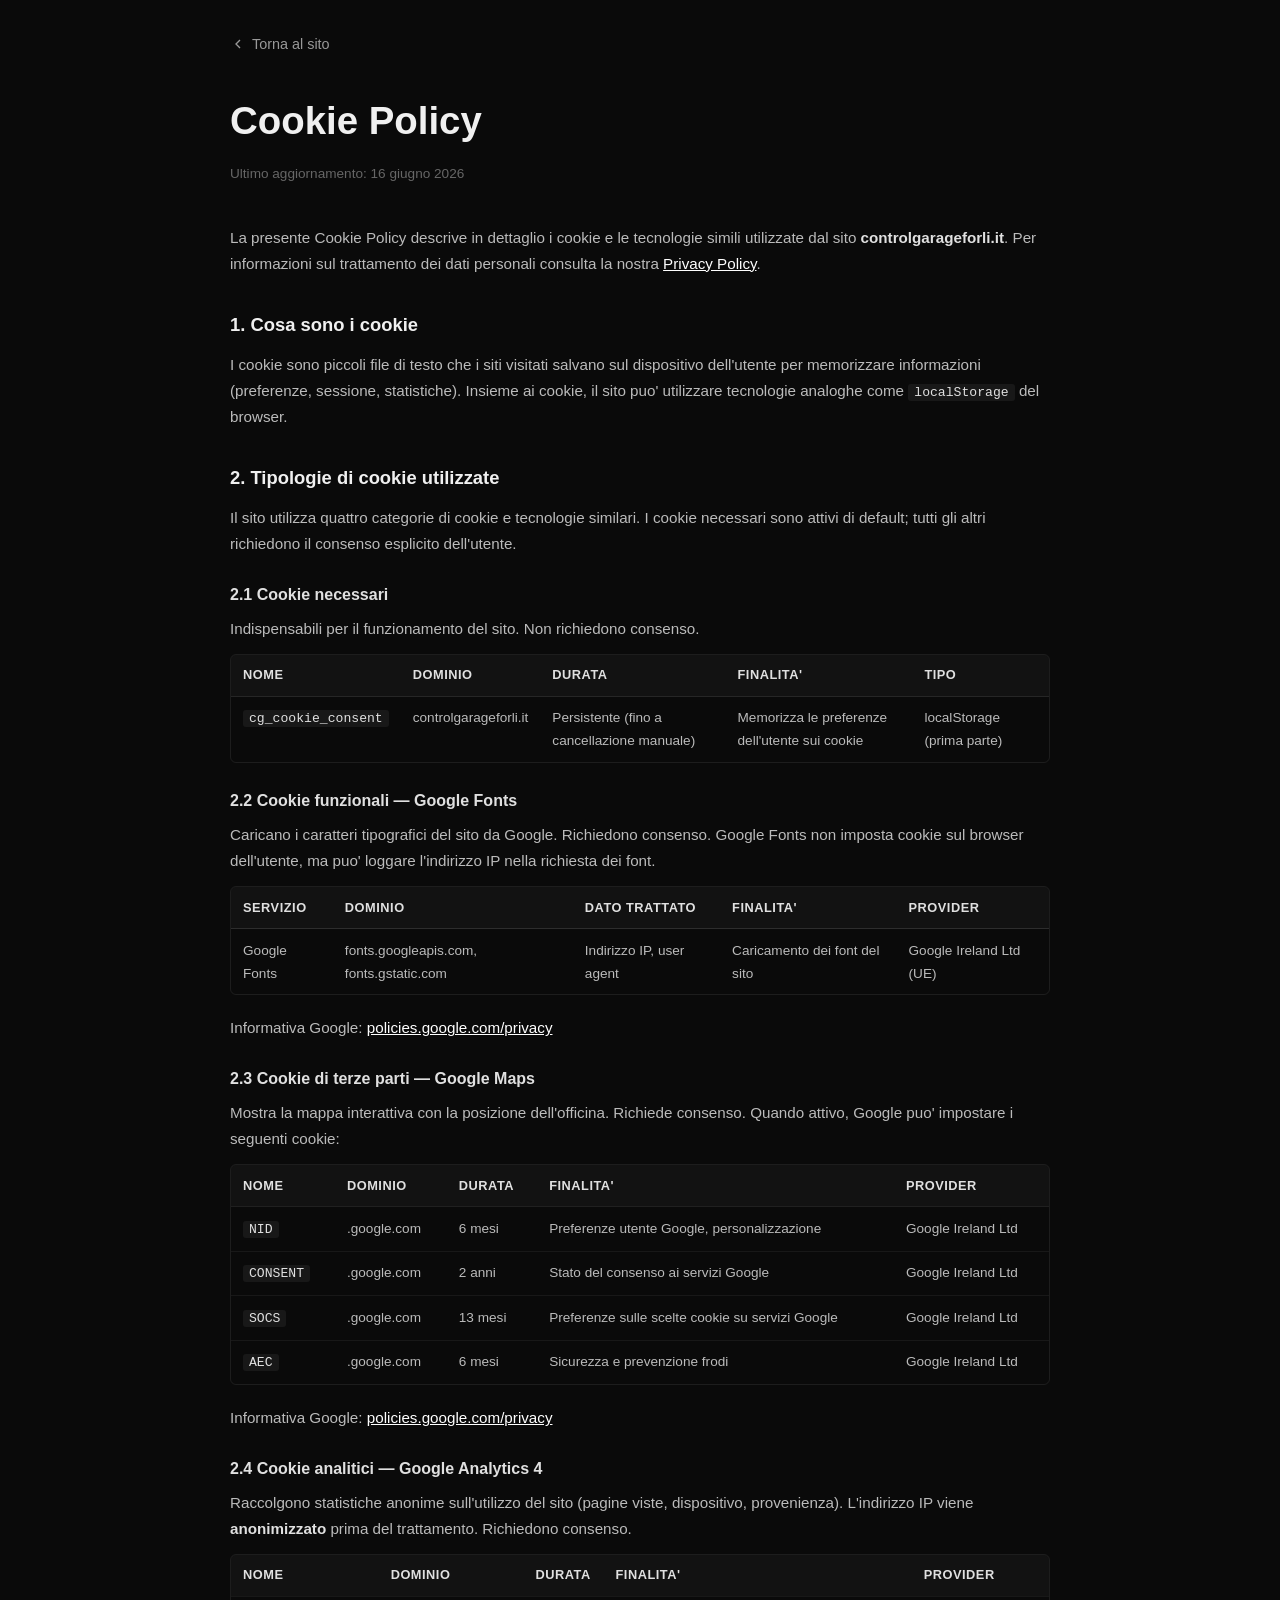
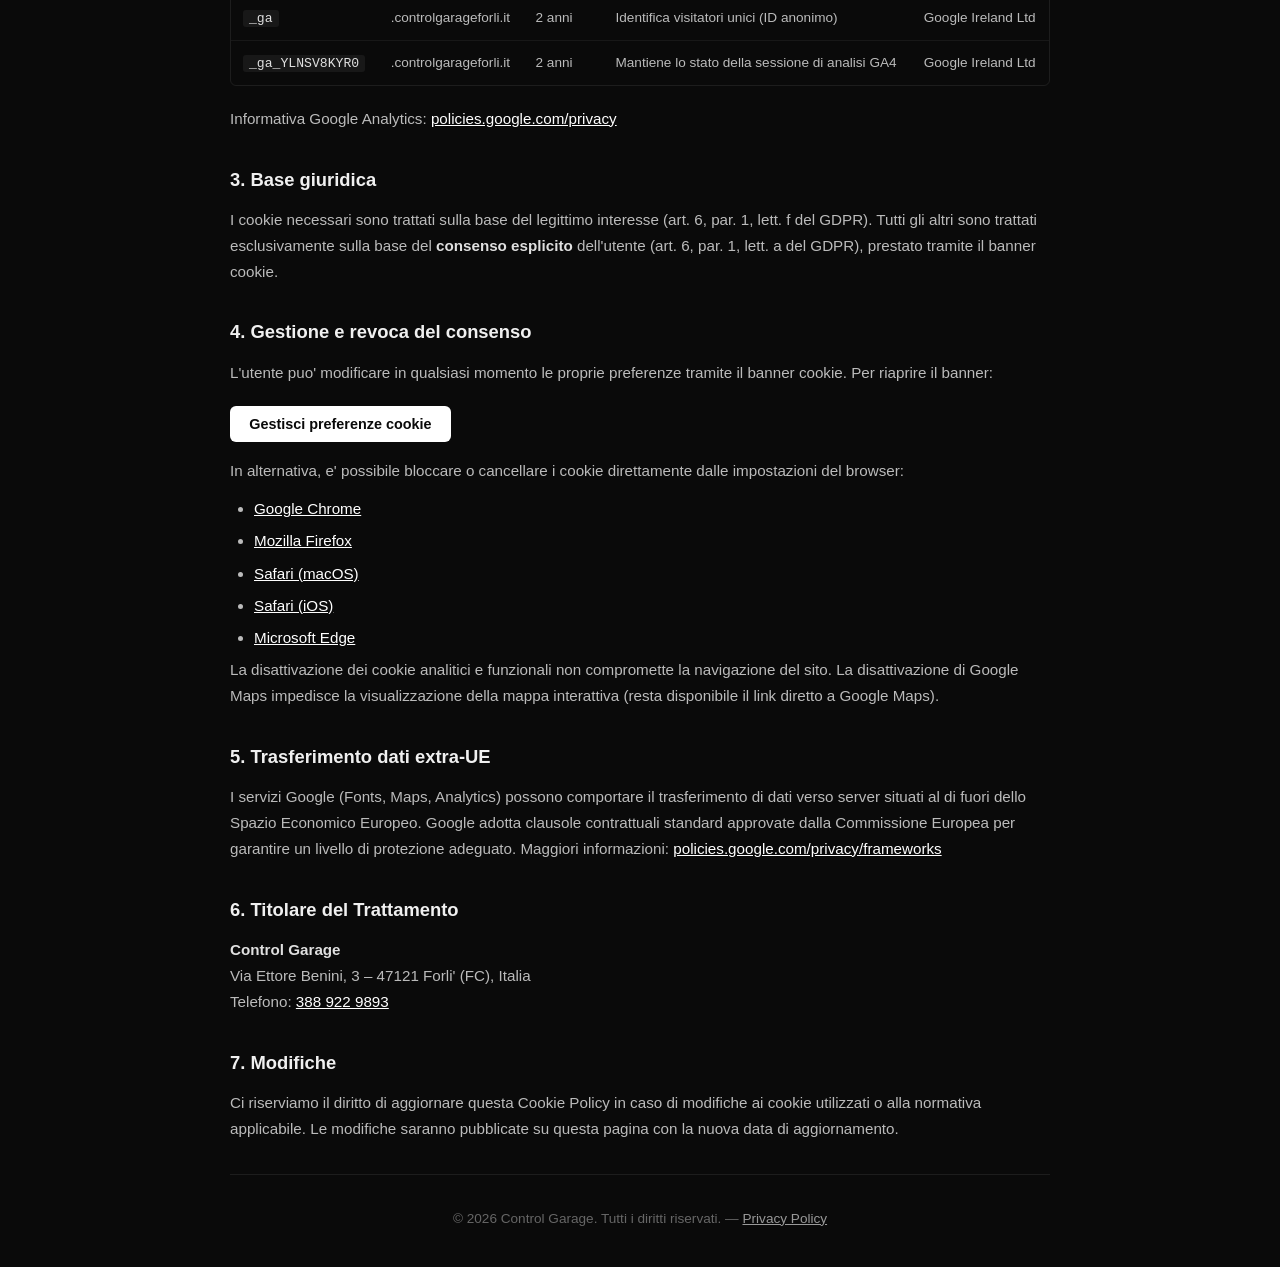
<file: cookie-policy.html>
<!DOCTYPE html>
<html lang="it">
<head>
  <meta charset="UTF-8" />
  <meta name="viewport" content="width=device-width, initial-scale=1.0" />
  <title>Cookie Policy – Control Garage</title>
  <meta name="robots" content="noindex" />
  <link rel="icon" href="/favicon.ico" sizes="48x32x16" />
  <link rel="icon" href="/favicon.svg" type="image/svg+xml" />
  <style>
    *, *::before, *::after { margin: 0; padding: 0; box-sizing: border-box; }
    body {
      background: #0a0a0a;
      color: #e0e0e0;
      font-family: 'Inter', -apple-system, BlinkMacSystemFont, 'Segoe UI', sans-serif;
      line-height: 1.7;
      padding: 2rem 1.5rem;
    }
    .container { max-width: 820px; margin: 0 auto; }
    .back-link {
      display: inline-flex;
      align-items: center;
      gap: 6px;
      color: #999;
      font-size: 0.9rem;
      text-decoration: none;
      margin-bottom: 2rem;
      transition: color 200ms;
    }
    .back-link:hover { color: #fff; }
    h1 {
      font-size: clamp(1.8rem, 5vw, 2.4rem);
      font-weight: 800;
      color: #f0f0f0;
      margin-bottom: 0.5rem;
    }
    .last-updated {
      color: #666;
      font-size: 0.85rem;
      margin-bottom: 2.5rem;
    }
    h2 {
      font-size: 1.15rem;
      font-weight: 700;
      color: #f0f0f0;
      margin-top: 2rem;
      margin-bottom: 0.75rem;
    }
    h3 {
      font-size: 1rem;
      font-weight: 700;
      color: #e0e0e0;
      margin-top: 1.5rem;
      margin-bottom: 0.5rem;
    }
    p, li { color: #bbb; font-size: 0.95rem; margin-bottom: 0.75rem; }
    ul { padding-left: 1.5rem; list-style: disc; }
    li { margin-bottom: 0.4rem; }
    a { color: #fff; }
    strong { color: #e0e0e0; }
    .divider {
      border: none;
      border-top: 1px solid rgba(255,255,255,0.08);
      margin: 2rem 0;
    }
    .table-wrap {
      overflow-x: auto;
      margin: 0.75rem 0 1.25rem;
      border: 1px solid rgba(255,255,255,0.08);
      border-radius: 6px;
    }
    table {
      width: 100%;
      border-collapse: collapse;
      font-size: 0.85rem;
      min-width: 560px;
    }
    th, td {
      padding: 0.6rem 0.75rem;
      text-align: left;
      border-bottom: 1px solid rgba(255,255,255,0.06);
      vertical-align: top;
    }
    th {
      background: rgba(255,255,255,0.03);
      color: #e0e0e0;
      font-weight: 600;
      font-size: 0.8rem;
      text-transform: uppercase;
      letter-spacing: 0.04em;
    }
    td { color: #bbb; }
    tr:last-child td { border-bottom: none; }
    code {
      background: rgba(255,255,255,0.06);
      color: #e0e0e0;
      padding: 1px 6px;
      border-radius: 3px;
      font-family: ui-monospace, SFMono-Regular, Menlo, monospace;
      font-size: 0.82rem;
    }
    .manage-btn {
      display: inline-block;
      background: #fff;
      color: #0a0a0a;
      padding: 0.65rem 1.2rem;
      border-radius: 6px;
      text-decoration: none;
      font-weight: 600;
      font-size: 0.9rem;
      margin-top: 0.5rem;
      border: none;
      cursor: pointer;
    }
    .manage-btn:hover { background: #f0f0f0; }
  </style>
</head>
<body>
  <div class="container">
    <a href="/" class="back-link">
      <svg width="16" height="16" viewBox="0 0 24 24" fill="none" stroke="currentColor" stroke-width="2"><polyline points="15 18 9 12 15 6"/></svg>
      Torna al sito
    </a>

    <h1>Cookie Policy</h1>
    <p class="last-updated">Ultimo aggiornamento: 16 giugno 2026</p>

    <p>La presente Cookie Policy descrive in dettaglio i cookie e le tecnologie simili utilizzate dal sito <strong>controlgarageforli.it</strong>. Per informazioni sul trattamento dei dati personali consulta la nostra <a href="/privacy-policy.html">Privacy Policy</a>.</p>

    <h2>1. Cosa sono i cookie</h2>
    <p>I cookie sono piccoli file di testo che i siti visitati salvano sul dispositivo dell'utente per memorizzare informazioni (preferenze, sessione, statistiche). Insieme ai cookie, il sito puo' utilizzare tecnologie analoghe come <code>localStorage</code> del browser.</p>

    <h2>2. Tipologie di cookie utilizzate</h2>
    <p>Il sito utilizza quattro categorie di cookie e tecnologie similari. I cookie necessari sono attivi di default; tutti gli altri richiedono il consenso esplicito dell'utente.</p>

    <h3>2.1 Cookie necessari</h3>
    <p>Indispensabili per il funzionamento del sito. Non richiedono consenso.</p>
    <div class="table-wrap">
      <table>
        <thead>
          <tr><th>Nome</th><th>Dominio</th><th>Durata</th><th>Finalita'</th><th>Tipo</th></tr>
        </thead>
        <tbody>
          <tr>
            <td><code>cg_cookie_consent</code></td>
            <td>controlgarageforli.it</td>
            <td>Persistente (fino a cancellazione manuale)</td>
            <td>Memorizza le preferenze dell'utente sui cookie</td>
            <td>localStorage (prima parte)</td>
          </tr>
        </tbody>
      </table>
    </div>

    <h3>2.2 Cookie funzionali — Google Fonts</h3>
    <p>Caricano i caratteri tipografici del sito da Google. Richiedono consenso. Google Fonts non imposta cookie sul browser dell'utente, ma puo' loggare l'indirizzo IP nella richiesta dei font.</p>
    <div class="table-wrap">
      <table>
        <thead>
          <tr><th>Servizio</th><th>Dominio</th><th>Dato trattato</th><th>Finalita'</th><th>Provider</th></tr>
        </thead>
        <tbody>
          <tr>
            <td>Google Fonts</td>
            <td>fonts.googleapis.com, fonts.gstatic.com</td>
            <td>Indirizzo IP, user agent</td>
            <td>Caricamento dei font del sito</td>
            <td>Google Ireland Ltd (UE)</td>
          </tr>
        </tbody>
      </table>
    </div>
    <p>Informativa Google: <a href="https://policies.google.com/privacy" target="_blank" rel="noopener noreferrer">policies.google.com/privacy</a></p>

    <h3>2.3 Cookie di terze parti — Google Maps</h3>
    <p>Mostra la mappa interattiva con la posizione dell'officina. Richiede consenso. Quando attivo, Google puo' impostare i seguenti cookie:</p>
    <div class="table-wrap">
      <table>
        <thead>
          <tr><th>Nome</th><th>Dominio</th><th>Durata</th><th>Finalita'</th><th>Provider</th></tr>
        </thead>
        <tbody>
          <tr>
            <td><code>NID</code></td>
            <td>.google.com</td>
            <td>6 mesi</td>
            <td>Preferenze utente Google, personalizzazione</td>
            <td>Google Ireland Ltd</td>
          </tr>
          <tr>
            <td><code>CONSENT</code></td>
            <td>.google.com</td>
            <td>2 anni</td>
            <td>Stato del consenso ai servizi Google</td>
            <td>Google Ireland Ltd</td>
          </tr>
          <tr>
            <td><code>SOCS</code></td>
            <td>.google.com</td>
            <td>13 mesi</td>
            <td>Preferenze sulle scelte cookie su servizi Google</td>
            <td>Google Ireland Ltd</td>
          </tr>
          <tr>
            <td><code>AEC</code></td>
            <td>.google.com</td>
            <td>6 mesi</td>
            <td>Sicurezza e prevenzione frodi</td>
            <td>Google Ireland Ltd</td>
          </tr>
        </tbody>
      </table>
    </div>
    <p>Informativa Google: <a href="https://policies.google.com/privacy" target="_blank" rel="noopener noreferrer">policies.google.com/privacy</a></p>

    <h3>2.4 Cookie analitici — Google Analytics 4</h3>
    <p>Raccolgono statistiche anonime sull'utilizzo del sito (pagine viste, dispositivo, provenienza). L'indirizzo IP viene <strong>anonimizzato</strong> prima del trattamento. Richiedono consenso.</p>
    <div class="table-wrap">
      <table>
        <thead>
          <tr><th>Nome</th><th>Dominio</th><th>Durata</th><th>Finalita'</th><th>Provider</th></tr>
        </thead>
        <tbody>
          <tr>
            <td><code>_ga</code></td>
            <td>.controlgarageforli.it</td>
            <td>2 anni</td>
            <td>Identifica visitatori unici (ID anonimo)</td>
            <td>Google Ireland Ltd</td>
          </tr>
          <tr>
            <td><code>_ga_YLNSV8KYR0</code></td>
            <td>.controlgarageforli.it</td>
            <td>2 anni</td>
            <td>Mantiene lo stato della sessione di analisi GA4</td>
            <td>Google Ireland Ltd</td>
          </tr>
        </tbody>
      </table>
    </div>
    <p>Informativa Google Analytics: <a href="https://policies.google.com/privacy" target="_blank" rel="noopener noreferrer">policies.google.com/privacy</a></p>

    <h2>3. Base giuridica</h2>
    <p>I cookie necessari sono trattati sulla base del legittimo interesse (art. 6, par. 1, lett. f del GDPR). Tutti gli altri sono trattati esclusivamente sulla base del <strong>consenso esplicito</strong> dell'utente (art. 6, par. 1, lett. a del GDPR), prestato tramite il banner cookie.</p>

    <h2>4. Gestione e revoca del consenso</h2>
    <p>L'utente puo' modificare in qualsiasi momento le proprie preferenze tramite il banner cookie. Per riaprire il banner:</p>
    <button type="button" class="manage-btn" onclick="window.location.href='/?manage-cookies=1'">Gestisci preferenze cookie</button>
    <p style="margin-top:1rem">In alternativa, e' possibile bloccare o cancellare i cookie direttamente dalle impostazioni del browser:</p>
    <ul>
      <li><a href="https://support.google.com/chrome/answer/95647" target="_blank" rel="noopener noreferrer">Google Chrome</a></li>
      <li><a href="https://support.mozilla.org/it/kb/Gestione%20dei%20cookie" target="_blank" rel="noopener noreferrer">Mozilla Firefox</a></li>
      <li><a href="https://support.apple.com/it-it/guide/safari/sfri11471/mac" target="_blank" rel="noopener noreferrer">Safari (macOS)</a></li>
      <li><a href="https://support.apple.com/it-it/HT201265" target="_blank" rel="noopener noreferrer">Safari (iOS)</a></li>
      <li><a href="https://support.microsoft.com/it-it/microsoft-edge" target="_blank" rel="noopener noreferrer">Microsoft Edge</a></li>
    </ul>
    <p>La disattivazione dei cookie analitici e funzionali non compromette la navigazione del sito. La disattivazione di Google Maps impedisce la visualizzazione della mappa interattiva (resta disponibile il link diretto a Google Maps).</p>

    <h2>5. Trasferimento dati extra-UE</h2>
    <p>I servizi Google (Fonts, Maps, Analytics) possono comportare il trasferimento di dati verso server situati al di fuori dello Spazio Economico Europeo. Google adotta clausole contrattuali standard approvate dalla Commissione Europea per garantire un livello di protezione adeguato. Maggiori informazioni: <a href="https://policies.google.com/privacy/frameworks" target="_blank" rel="noopener noreferrer">policies.google.com/privacy/frameworks</a></p>

    <h2>6. Titolare del Trattamento</h2>
    <p><strong>Control Garage</strong><br>
    Via Ettore Benini, 3 – 47121 Forli' (FC), Italia<br>
    Telefono: <a href="tel:+393889229893">388 922 9893</a></p>

    <h2>7. Modifiche</h2>
    <p>Ci riserviamo il diritto di aggiornare questa Cookie Policy in caso di modifiche ai cookie utilizzati o alla normativa applicabile. Le modifiche saranno pubblicate su questa pagina con la nuova data di aggiornamento.</p>

    <hr class="divider" />
    <p style="color:#666; font-size:0.85rem; text-align:center;">&copy; 2026 Control Garage. Tutti i diritti riservati. — <a href="/privacy-policy.html" style="color:#999">Privacy Policy</a></p>
  </div>
</body>
</html>
</file>
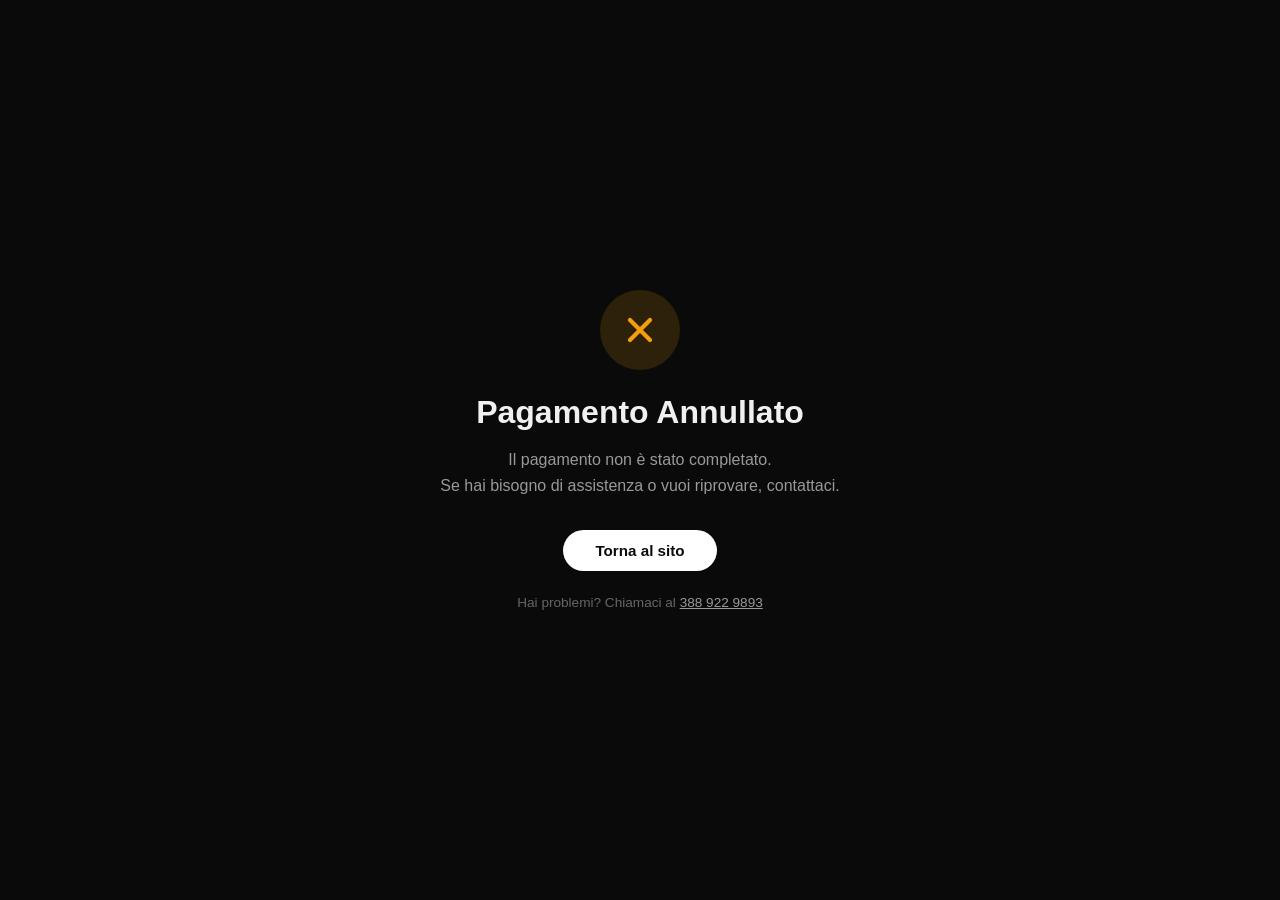
<file: pagamento-cancellato.html>
<!DOCTYPE html>
<html lang="it">
<head>
  <meta charset="UTF-8" />
  <meta name="viewport" content="width=device-width, initial-scale=1.0" />
  <title>Pagamento Annullato – Control Garage</title>
  <meta name="robots" content="noindex" />
  <link rel="icon" type="image/svg+xml" href="favicon.svg" />
  <style>
    *, *::before, *::after { margin: 0; padding: 0; box-sizing: border-box; }
    body {
      min-height: 100vh;
      display: flex;
      align-items: center;
      justify-content: center;
      background: #0a0a0a;
      color: #f0f0f0;
      font-family: 'Inter', -apple-system, BlinkMacSystemFont, 'Segoe UI', sans-serif;
      text-align: center;
      padding: 2rem;
    }
    .container { max-width: 480px; }
    .icon {
      width: 80px;
      height: 80px;
      border-radius: 50%;
      background: rgba(245,158,11,0.15);
      display: flex;
      align-items: center;
      justify-content: center;
      margin: 0 auto 1.5rem;
    }
    .icon svg { width: 40px; height: 40px; }
    .title {
      font-size: clamp(1.4rem, 4vw, 2rem);
      font-weight: 700;
      margin-bottom: 1rem;
    }
    .text {
      color: #999;
      font-size: 1rem;
      line-height: 1.6;
      margin-bottom: 2rem;
    }
    .link {
      display: inline-flex;
      align-items: center;
      gap: 8px;
      padding: 0.75rem 2rem;
      background: #fff;
      color: #0a0a0a;
      font-weight: 600;
      font-size: 0.95rem;
      border-radius: 9999px;
      text-decoration: none;
      transition: transform 0.2s, box-shadow 0.2s;
    }
    .link:hover { transform: translateY(-2px); box-shadow: 0 8px 32px rgba(255,255,255,0.15); }
    .contact {
      margin-top: 1.5rem;
      color: #666;
      font-size: 0.85rem;
    }
    .contact a { color: #999; text-decoration: underline; }
  </style>
</head>
<body>
  <div class="container">
    <div class="icon">
      <svg viewBox="0 0 24 24" fill="none" stroke="#f59e0b" stroke-width="2.5" stroke-linecap="round" stroke-linejoin="round">
        <line x1="18" y1="6" x2="6" y2="18"/>
        <line x1="6" y1="6" x2="18" y2="18"/>
      </svg>
    </div>
    <h1 class="title">Pagamento Annullato</h1>
    <p class="text">
      Il pagamento non è stato completato.<br>
      Se hai bisogno di assistenza o vuoi riprovare, contattaci.
    </p>
    <a href="./index.html" class="link">Torna al sito</a>
    <p class="contact">Hai problemi? Chiamaci al <a href="tel:+393889229893">388 922 9893</a></p>
  </div>
</body>
</html>
</file>
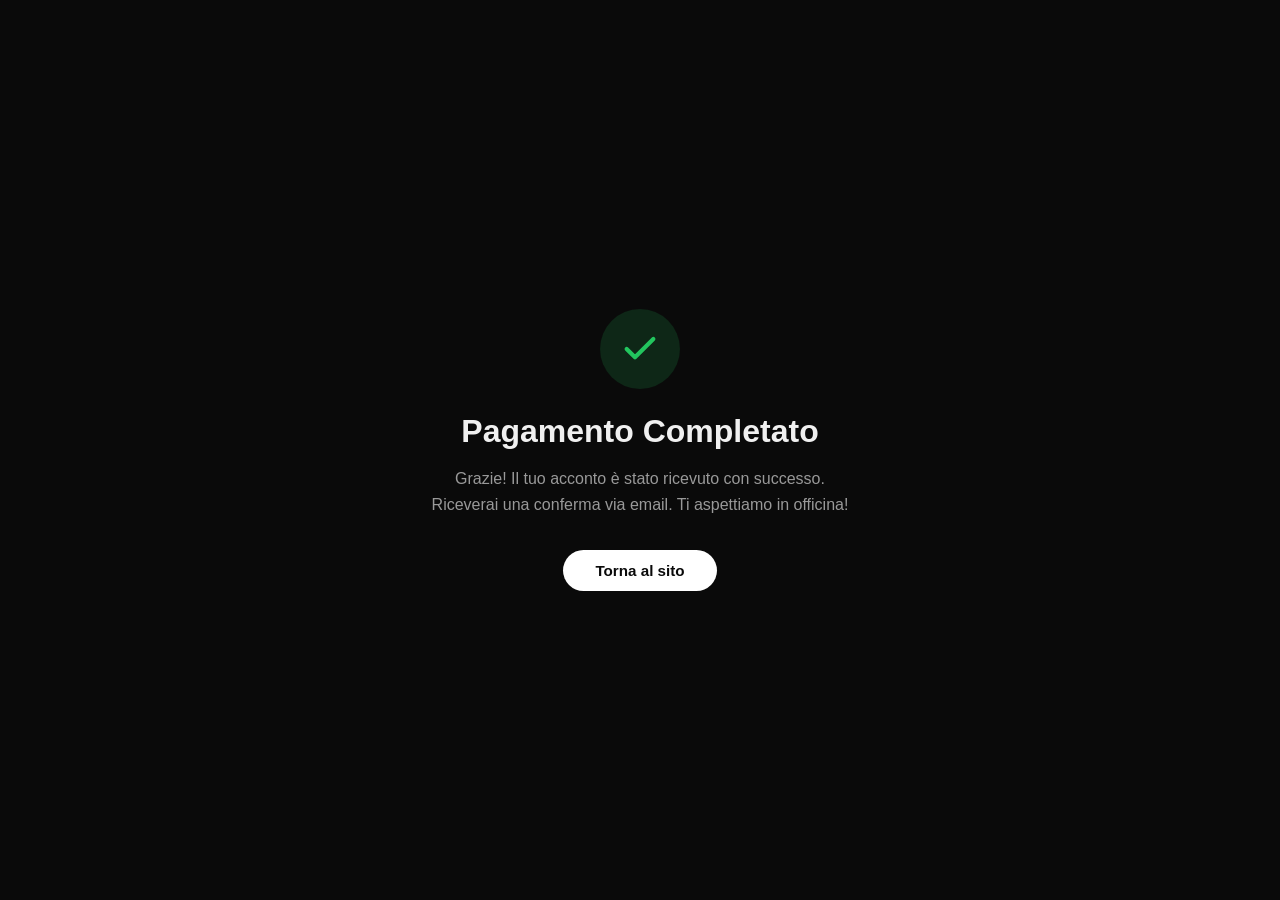
<file: pagamento-successo.html>
<!DOCTYPE html>
<html lang="it">
<head>
  <meta charset="UTF-8" />
  <meta name="viewport" content="width=device-width, initial-scale=1.0" />
  <title>Pagamento Completato – Control Garage</title>
  <meta name="robots" content="noindex" />
  <link rel="icon" type="image/svg+xml" href="favicon.svg" />
  <style>
    *, *::before, *::after { margin: 0; padding: 0; box-sizing: border-box; }
    body {
      min-height: 100vh;
      display: flex;
      align-items: center;
      justify-content: center;
      background: #0a0a0a;
      color: #f0f0f0;
      font-family: 'Inter', -apple-system, BlinkMacSystemFont, 'Segoe UI', sans-serif;
      text-align: center;
      padding: 2rem;
    }
    .container { max-width: 480px; }
    .icon {
      width: 80px;
      height: 80px;
      border-radius: 50%;
      background: rgba(34,197,94,0.15);
      display: flex;
      align-items: center;
      justify-content: center;
      margin: 0 auto 1.5rem;
    }
    .icon svg { width: 40px; height: 40px; }
    .title {
      font-size: clamp(1.4rem, 4vw, 2rem);
      font-weight: 700;
      margin-bottom: 1rem;
    }
    .text {
      color: #999;
      font-size: 1rem;
      line-height: 1.6;
      margin-bottom: 2rem;
    }
    .link {
      display: inline-flex;
      align-items: center;
      gap: 8px;
      padding: 0.75rem 2rem;
      background: #fff;
      color: #0a0a0a;
      font-weight: 600;
      font-size: 0.95rem;
      border-radius: 9999px;
      text-decoration: none;
      transition: transform 0.2s, box-shadow 0.2s;
    }
    .link:hover { transform: translateY(-2px); box-shadow: 0 8px 32px rgba(255,255,255,0.15); }
  </style>
</head>
<body>
  <div class="container">
    <div class="icon">
      <svg viewBox="0 0 24 24" fill="none" stroke="#22c55e" stroke-width="2.5" stroke-linecap="round" stroke-linejoin="round">
        <polyline points="20 6 9 17 4 12"/>
      </svg>
    </div>
    <h1 class="title">Pagamento Completato</h1>
    <p class="text">
      Grazie! Il tuo acconto è stato ricevuto con successo.<br>
      Riceverai una conferma via email. Ti aspettiamo in officina!
    </p>
    <a href="./index.html" class="link">Torna al sito</a>
  </div>
</body>
</html>
</file>
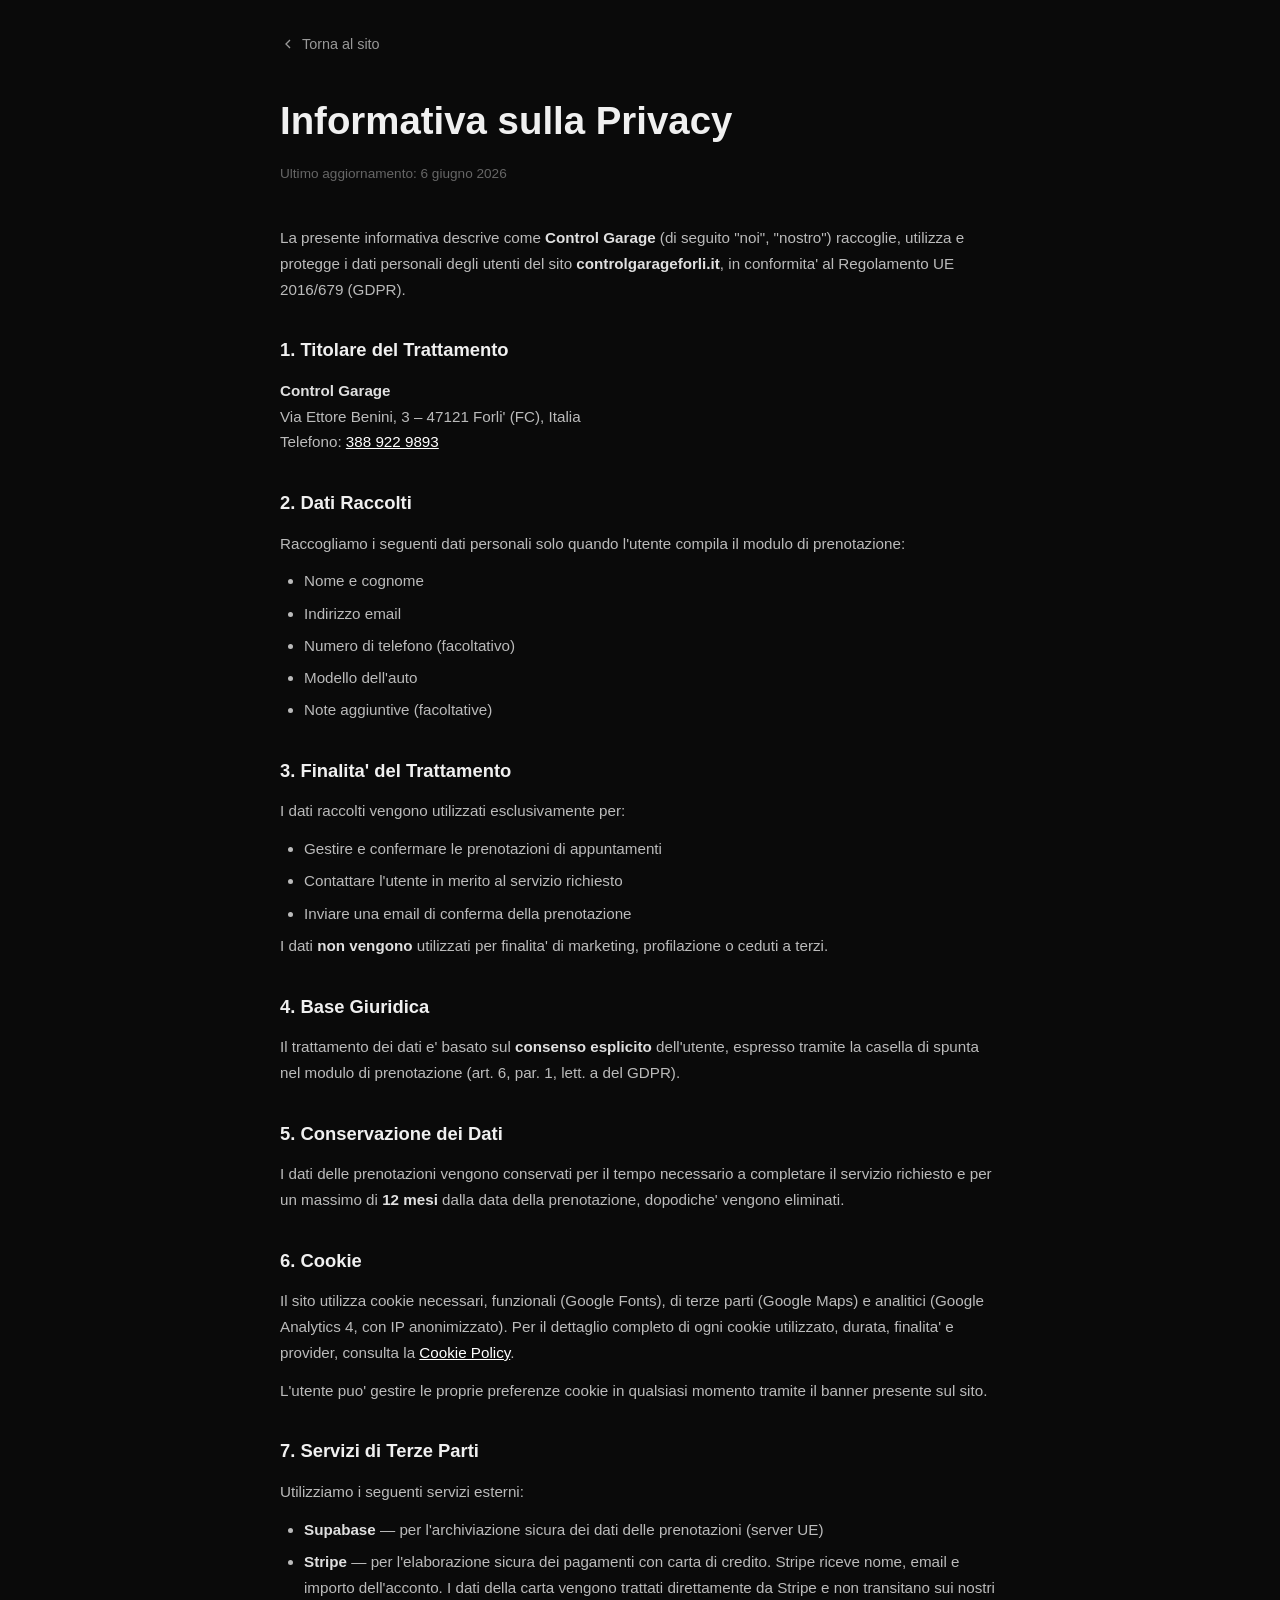
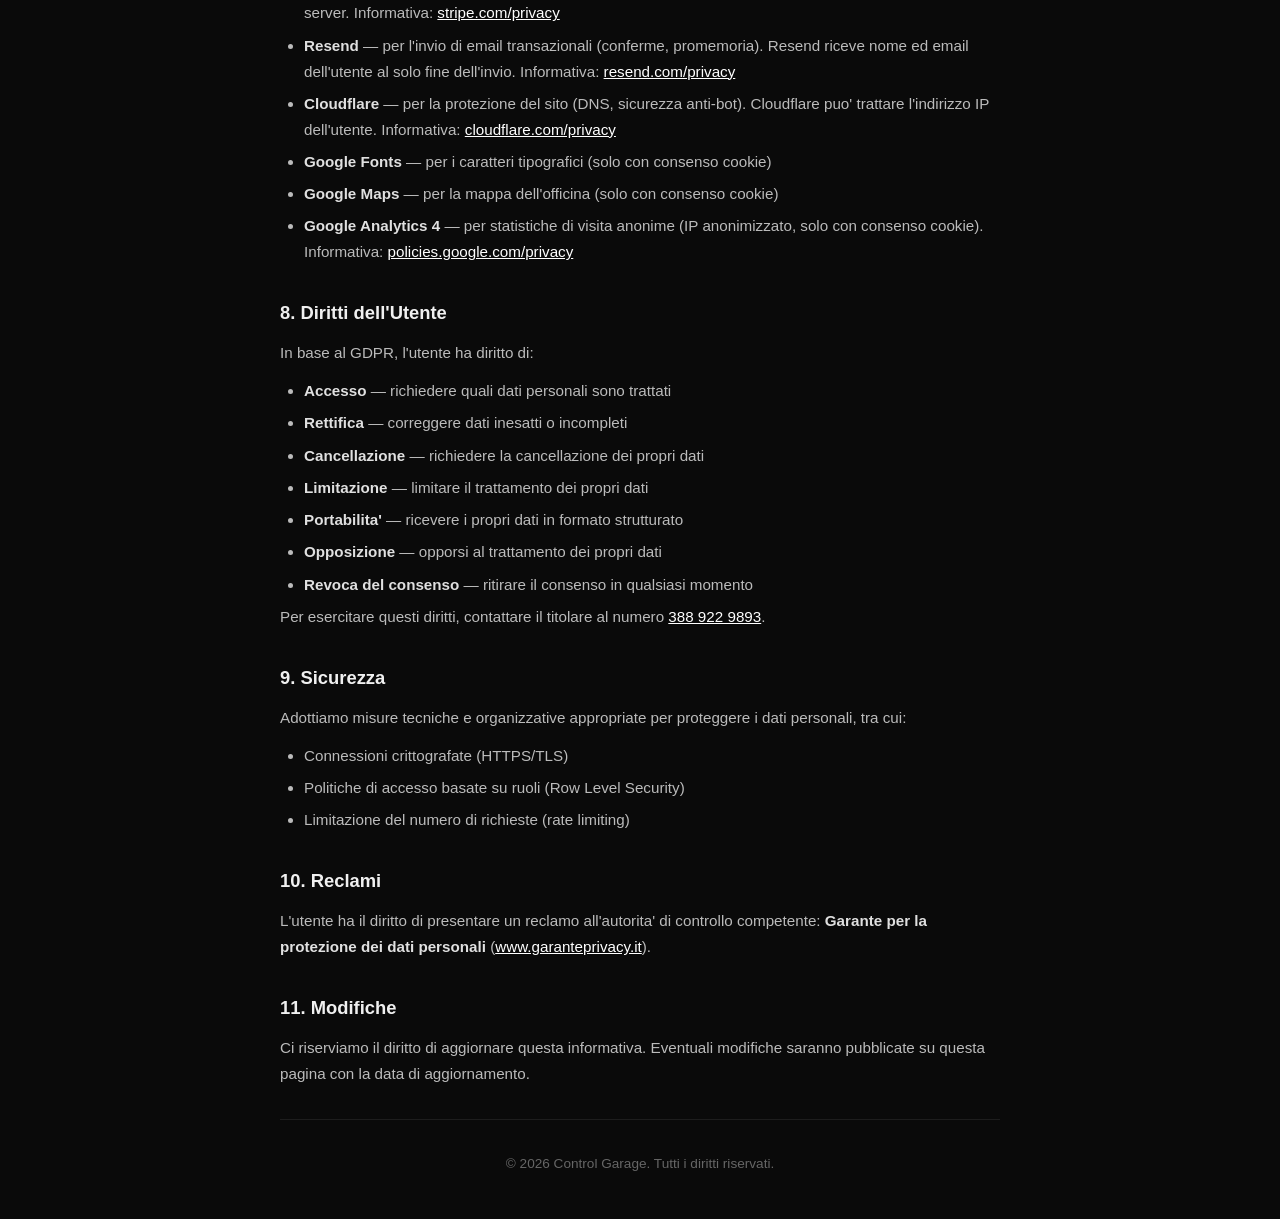
<file: privacy-policy.html>
<!DOCTYPE html>
<html lang="it">
<head>
  <meta charset="UTF-8" />
  <meta name="viewport" content="width=device-width, initial-scale=1.0" />
  <title>Privacy Policy – Control Garage</title>
  <meta name="robots" content="noindex" />
  <link rel="icon" href="/favicon.ico" sizes="48x32x16" />
  <link rel="icon" href="/favicon.svg" type="image/svg+xml" />
  <style>
    *, *::before, *::after { margin: 0; padding: 0; box-sizing: border-box; }
    body {
      background: #0a0a0a;
      color: #e0e0e0;
      font-family: 'Inter', -apple-system, BlinkMacSystemFont, 'Segoe UI', sans-serif;
      line-height: 1.7;
      padding: 2rem 1.5rem;
    }
    .container { max-width: 720px; margin: 0 auto; }
    .back-link {
      display: inline-flex;
      align-items: center;
      gap: 6px;
      color: #999;
      font-size: 0.9rem;
      text-decoration: none;
      margin-bottom: 2rem;
      transition: color 200ms;
    }
    .back-link:hover { color: #fff; }
    h1 {
      font-size: clamp(1.8rem, 5vw, 2.4rem);
      font-weight: 800;
      color: #f0f0f0;
      margin-bottom: 0.5rem;
    }
    .last-updated {
      color: #666;
      font-size: 0.85rem;
      margin-bottom: 2.5rem;
    }
    h2 {
      font-size: 1.15rem;
      font-weight: 700;
      color: #f0f0f0;
      margin-top: 2rem;
      margin-bottom: 0.75rem;
    }
    p, li { color: #bbb; font-size: 0.95rem; margin-bottom: 0.75rem; }
    ul { padding-left: 1.5rem; list-style: disc; }
    li { margin-bottom: 0.4rem; }
    a { color: #fff; }
    strong { color: #e0e0e0; }
    .divider {
      border: none;
      border-top: 1px solid rgba(255,255,255,0.08);
      margin: 2rem 0;
    }
  </style>
</head>
<body>
  <div class="container">
    <a href="/" class="back-link">
      <svg width="16" height="16" viewBox="0 0 24 24" fill="none" stroke="currentColor" stroke-width="2"><polyline points="15 18 9 12 15 6"/></svg>
      Torna al sito
    </a>

    <h1>Informativa sulla Privacy</h1>
    <p class="last-updated">Ultimo aggiornamento: 6 giugno 2026</p>

    <p>La presente informativa descrive come <strong>Control Garage</strong> (di seguito "noi", "nostro") raccoglie, utilizza e protegge i dati personali degli utenti del sito <strong>controlgarageforli.it</strong>, in conformita' al Regolamento UE 2016/679 (GDPR).</p>

    <h2>1. Titolare del Trattamento</h2>
    <p><strong>Control Garage</strong><br>
    Via Ettore Benini, 3 – 47121 Forli' (FC), Italia<br>
    Telefono: <a href="tel:+393889229893">388 922 9893</a></p>

    <h2>2. Dati Raccolti</h2>
    <p>Raccogliamo i seguenti dati personali solo quando l'utente compila il modulo di prenotazione:</p>
    <ul>
      <li>Nome e cognome</li>
      <li>Indirizzo email</li>
      <li>Numero di telefono (facoltativo)</li>
      <li>Modello dell'auto</li>
      <li>Note aggiuntive (facoltative)</li>
    </ul>

    <h2>3. Finalita' del Trattamento</h2>
    <p>I dati raccolti vengono utilizzati esclusivamente per:</p>
    <ul>
      <li>Gestire e confermare le prenotazioni di appuntamenti</li>
      <li>Contattare l'utente in merito al servizio richiesto</li>
      <li>Inviare una email di conferma della prenotazione</li>
    </ul>
    <p>I dati <strong>non vengono</strong> utilizzati per finalita' di marketing, profilazione o ceduti a terzi.</p>

    <h2>4. Base Giuridica</h2>
    <p>Il trattamento dei dati e' basato sul <strong>consenso esplicito</strong> dell'utente, espresso tramite la casella di spunta nel modulo di prenotazione (art. 6, par. 1, lett. a del GDPR).</p>

    <h2>5. Conservazione dei Dati</h2>
    <p>I dati delle prenotazioni vengono conservati per il tempo necessario a completare il servizio richiesto e per un massimo di <strong>12 mesi</strong> dalla data della prenotazione, dopodiche' vengono eliminati.</p>

    <h2>6. Cookie</h2>
    <p>Il sito utilizza cookie necessari, funzionali (Google Fonts), di terze parti (Google Maps) e analitici (Google Analytics 4, con IP anonimizzato). Per il dettaglio completo di ogni cookie utilizzato, durata, finalita' e provider, consulta la <a href="/cookie-policy.html">Cookie Policy</a>.</p>
    <p>L'utente puo' gestire le proprie preferenze cookie in qualsiasi momento tramite il banner presente sul sito.</p>

    <h2>7. Servizi di Terze Parti</h2>
    <p>Utilizziamo i seguenti servizi esterni:</p>
    <ul>
      <li><strong>Supabase</strong> — per l'archiviazione sicura dei dati delle prenotazioni (server UE)</li>
      <li><strong>Stripe</strong> — per l'elaborazione sicura dei pagamenti con carta di credito. Stripe riceve nome, email e importo dell'acconto. I dati della carta vengono trattati direttamente da Stripe e non transitano sui nostri server. Informativa: <a href="https://stripe.com/it/privacy" target="_blank" rel="noopener noreferrer">stripe.com/privacy</a></li>
      <li><strong>Resend</strong> — per l'invio di email transazionali (conferme, promemoria). Resend riceve nome ed email dell'utente al solo fine dell'invio. Informativa: <a href="https://resend.com/legal/privacy-policy" target="_blank" rel="noopener noreferrer">resend.com/privacy</a></li>
      <li><strong>Cloudflare</strong> — per la protezione del sito (DNS, sicurezza anti-bot). Cloudflare puo' trattare l'indirizzo IP dell'utente. Informativa: <a href="https://www.cloudflare.com/it-it/privacypolicy/" target="_blank" rel="noopener noreferrer">cloudflare.com/privacy</a></li>
      <li><strong>Google Fonts</strong> — per i caratteri tipografici (solo con consenso cookie)</li>
      <li><strong>Google Maps</strong> — per la mappa dell'officina (solo con consenso cookie)</li>
      <li><strong>Google Analytics 4</strong> — per statistiche di visita anonime (IP anonimizzato, solo con consenso cookie). Informativa: <a href="https://policies.google.com/privacy" target="_blank" rel="noopener noreferrer">policies.google.com/privacy</a></li>
    </ul>

    <h2>8. Diritti dell'Utente</h2>
    <p>In base al GDPR, l'utente ha diritto di:</p>
    <ul>
      <li><strong>Accesso</strong> — richiedere quali dati personali sono trattati</li>
      <li><strong>Rettifica</strong> — correggere dati inesatti o incompleti</li>
      <li><strong>Cancellazione</strong> — richiedere la cancellazione dei propri dati</li>
      <li><strong>Limitazione</strong> — limitare il trattamento dei propri dati</li>
      <li><strong>Portabilita'</strong> — ricevere i propri dati in formato strutturato</li>
      <li><strong>Opposizione</strong> — opporsi al trattamento dei propri dati</li>
      <li><strong>Revoca del consenso</strong> — ritirare il consenso in qualsiasi momento</li>
    </ul>
    <p>Per esercitare questi diritti, contattare il titolare al numero <a href="tel:+393889229893">388 922 9893</a>.</p>

    <h2>9. Sicurezza</h2>
    <p>Adottiamo misure tecniche e organizzative appropriate per proteggere i dati personali, tra cui:</p>
    <ul>
      <li>Connessioni crittografate (HTTPS/TLS)</li>
      <li>Politiche di accesso basate su ruoli (Row Level Security)</li>
      <li>Limitazione del numero di richieste (rate limiting)</li>
    </ul>

    <h2>10. Reclami</h2>
    <p>L'utente ha il diritto di presentare un reclamo all'autorita' di controllo competente: <strong>Garante per la protezione dei dati personali</strong> (<a href="https://www.garanteprivacy.it" target="_blank" rel="noopener noreferrer">www.garanteprivacy.it</a>).</p>

    <h2>11. Modifiche</h2>
    <p>Ci riserviamo il diritto di aggiornare questa informativa. Eventuali modifiche saranno pubblicate su questa pagina con la data di aggiornamento.</p>

    <hr class="divider" />
    <p style="color:#666; font-size:0.85rem; text-align:center;">&copy; 2026 Control Garage. Tutti i diritti riservati.</p>
  </div>
</body>
</html>
</file>
